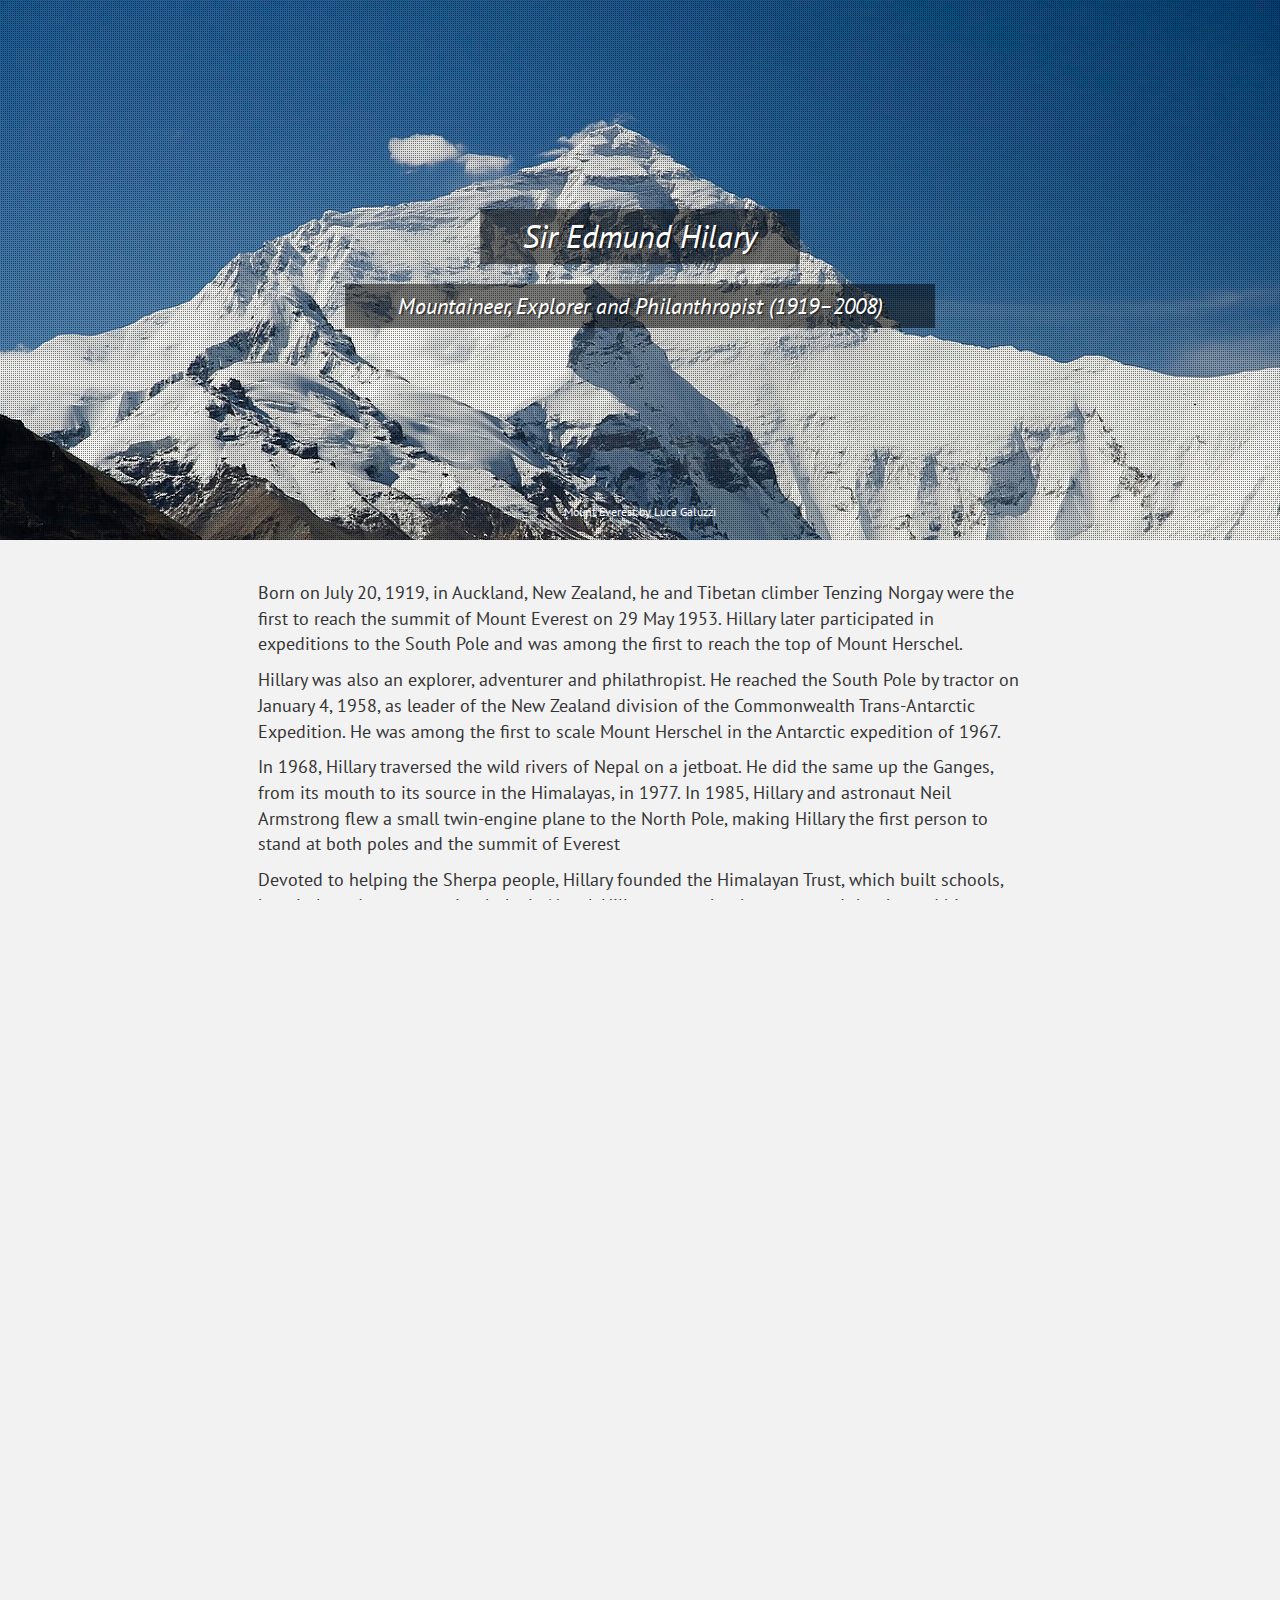
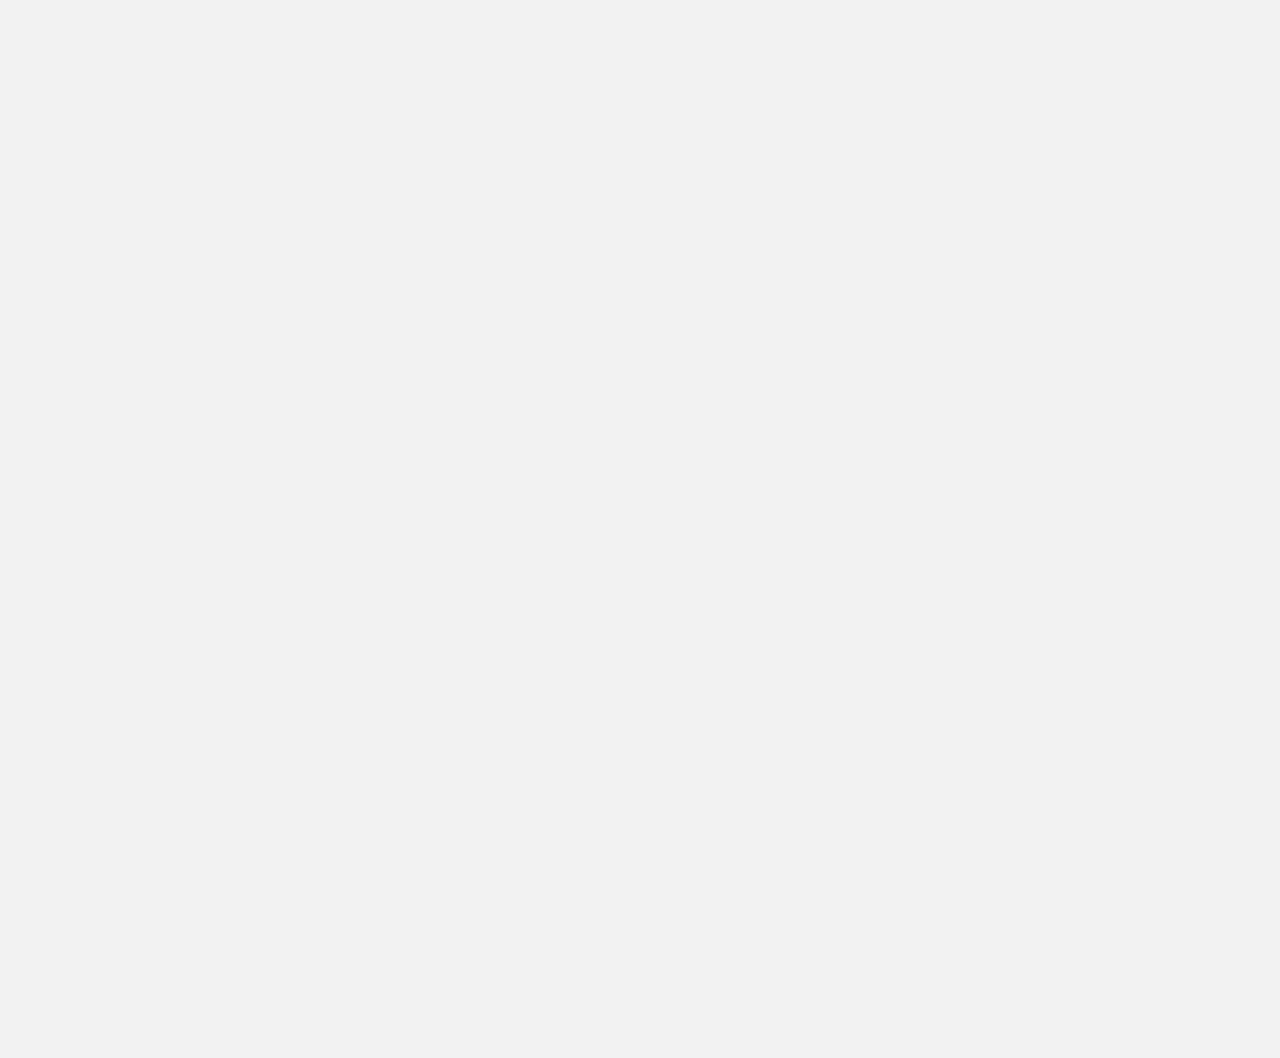
<file: 01-tribute-page/index.html>
<!DOCTYPE html> <!-- remove for code pen-->
<html lang="en">
<!--suppress JSUnresolvedLibraryURL -->
<head>
    <meta charset="utf-8">
    <meta http-equiv="X-UA-Compatible" content="IE=edge">
    <meta name="viewport" content="width=device-width, initial-scale=1">
    <!-- The above 3 meta tags *must* come first in the head; any other head content must come *after* these tags -->
    <title>Free Code Camp Tribute Page</title>

    <!--google font -->
    <link href="https://fonts.googleapis.com/css?family=PT+Sans" rel="stylesheet">

    <!-- Bootstrap -->
    <link href="css/bootstrap.css" rel="stylesheet">
    <link href="css/bootstrap-theme.css" rel="stylesheet">
    <link href="css/application.css" rel="stylesheet">

    <!-- HTML5 shim and Respond.js for IE8 support of HTML5 elements and media queries -->
    <!-- WARNING: Respond.js doesn't work if you view the page via file:// -->
    <!--[if lt IE 9]>
    <script src="https://oss.maxcdn.com/html5shiv/3.7.3/html5shiv.min.js"></script>
    <script src="https://oss.maxcdn.com/respond/1.4.2/respond.min.js"></script>
    <![endif]-->
</head>
<body>
    <!--
        References
        [1] image of Nepal by https://unsplash.com/@rohittandon
        [2] http://www.biography.com/people/edmund-hillary-9339111
        [3] https://en.wikipedia.org/wiki/Edmund_Hillary
        [4] http://sireddyhill.blogspot.co.uk/2011/05/timeline.html
        [5] http://tvnz.co.nz/content/1540114/2591764.xhtml

        image links
        [1] https://upload.wikimedia.org/wikipedia/commons/f/f0/Everest_North_Face_toward_Base_Camp_Tibet_Luca_Galuzzi_2006_edit_1.jpg
        [2] https://upload.wikimedia.org/wikipedia/commons/7/76/Edmund_Hillary%2C_c._1953%2C_autograph_removed.jpg
    -->
    <div class="container-fluid">

        <!-- Fixed parallax background -->
        <div class="parallax-bg mountain">
            <div class="overlay">
                <div class="tagline">
                    <div class="wrap">
                        <h1>Sir Edmund Hilary</h1>
                        <h2>Mountaineer, Explorer and Philanthropist (1919–2008)</h2>
                    </div>
                </div>
                <a class="photo-credit" href="https://en.wikipedia.org/wiki/Tenzing_Norgay#/media/File:Everest_North_Face_toward_Base_Camp_Tibet_Luca_Galuzzi_2006_edit_1.jpg">Mount Everest by Luca Galuzzi</a>
            </div>
        </div>



        <div class="row wrapper">
            <div class="col-xs-12 col-sm-8 col-md-8 content">
                <div class="wrap">
                    <p>Born on July 20, 1919, in Auckland, New Zealand, he and Tibetan climber Tenzing Norgay
                        were the first to reach the summit of Mount Everest on 29 May 1953. Hillary later participated
                        in expeditions to the South Pole and was among the first to reach the top of Mount Herschel.</p>
                    <p>Hillary was also an explorer, adventurer and philathropist.  He reached the South Pole by tractor
                        on January 4, 1958, as leader of the New Zealand division of the Commonwealth Trans-Antarctic
                        Expedition. He was among the first to scale Mount Herschel in the Antarctic expedition of 1967.</p>
                    <p>In 1968, Hillary traversed the wild rivers of Nepal on a jetboat. He did the same up the Ganges,
                        from its mouth to its source in the Himalayas, in 1977. In 1985, Hillary and astronaut
                        Neil Armstrong flew a small twin-engine plane to the North Pole, making Hillary the first person
                        to stand at both poles and the summit of Everest</p>
                    <p>Devoted to helping the Sherpa people, Hillary founded the Himalayan Trust, which built schools,
                        hospitals and transportation hubs in Nepal. Hillary wrote that he was proud that he and his
                        team just didn't go in and tell the Nepalese what they needed: "We always responded to the
                        wishes of the local people." He served as New Zealand's high commissioner to Nepal, as well as
                        India and Bangladesh, from 1985 to 1988, and was made an honorary citizen of Nepal in 2003, on
                        the 50th anniversary of reaching the summit.</p>
                    <p>Sir Edmund Hillary died on January 11, 2008. His death being recognised with a state funeral.</p>
                </div>
            </div>
        </div>


        <div class="parallax-bg portrait">
            <div class="overlay">
                <!--<a class="photo-credit" href="https://en.wikipedia.org/wiki/Edmund_Hillary#/media/File:Edmund_Hillary,_c._1953,_autograph_removed.jpg">Edmund Hillary</a>-->
            </div>
        </div>

        <div class="row wrapper">
            <div class="col-xs-12 col-sm-10 col-md-8 content">
                <div class="wrap">
                    <h2 class="list-title">Time line</h2>
                    <ol>
                        <li><span>1919</span>Born on July 20, he was the second of three children and grew up in Tuakau, New Zealand</li>
                        <li><span>1935</span>At the age of 16, his mountaineering interest was triggered by a visit to Mt Ruhapehu on a school trip</li>
                        <li><span>1939</span>Climbs his first mountain, Mount Olivier in the Southern Alps</li>
                        <li><span>1943</span>Joins the New Zealand Air Force, serving as a navigator aboard flying boats. He spent his spare time climbing.</li>
                        <li><span>1947</span>Climbs Mt Cook for the first time</li>
                        <li><span>1949</span>Tavels to Europe and climbs the Austrian and Swiss Alps</li>
                        <li><span>1953</span>Joins a British expedition to climb Everest. On May 29, he and Tenzing Norgay conquer Everest. He is knighted for his achievement, Tenzing receives the George Medal</li>
                        <li><span>1958</span>Leads the NZ section of Trans-Antarctic Expedition, which on January 4 reaches the South Pole</li>
                        <li><span>1961</span>Establishes the Himalayan Trust dedicated to assisting the Sherpa people of Nepal by building schools and hospitals</li>
                        <li><span>1967</span>Climbs Mt Herschel, Antarctica</li>
                        <li><span>1977</span>Along with his son Peter, he leads a jet boat expedition from the mouth of the sacred Ganges to its source in the Himalaya's</li>
                        <li><span>1985</span>Made NZ high commissioner to India, Nepal and Bangladesh. Takes Neil Armstrong to the South Pole</li>
                        <li><span>1992</span>A new New Zealand five dollar note is issued with Sir Edmund Hillary</li>
                        <li><span>2003</span>While in Nepal for the 50th anniversary of the climb, the Nepalese government award's him full honorary citizenship</li>
                        <li><span>2007</span>Flies to Antarctica to mark the anniversary of the establishment of Scott Base</li>
                        <li><span>2008</span>Dies on January 11 in Auckland, New Zealand at the age of 88</li>
                    </ol>
                </div>
            </div>
        </div>


        <div class="row wrapper">
            <div class="col-xs-12 col-sm-10 col-md-8 content">
                <div class="wrap">
                    <p class="more-info">Find out more on <a href="https://en.wikipedia.org/wiki/Edmund_Hillary">Wikipedia</a></p>

                </div>
            </div>
        </div>

    </div>

<!-- jQuery (necessary for Bootstrap's JavaScript plugins) -->
<script src="https://ajax.googleapis.com/ajax/libs/jquery/1.12.4/jquery.min.js"></script>
<!-- Include all compiled plugins (below), or include individual files as needed -->
<script src="js/bootstrap.min.js"></script>
<script src="js/application.js"></script>
</body>
</html>
</file>
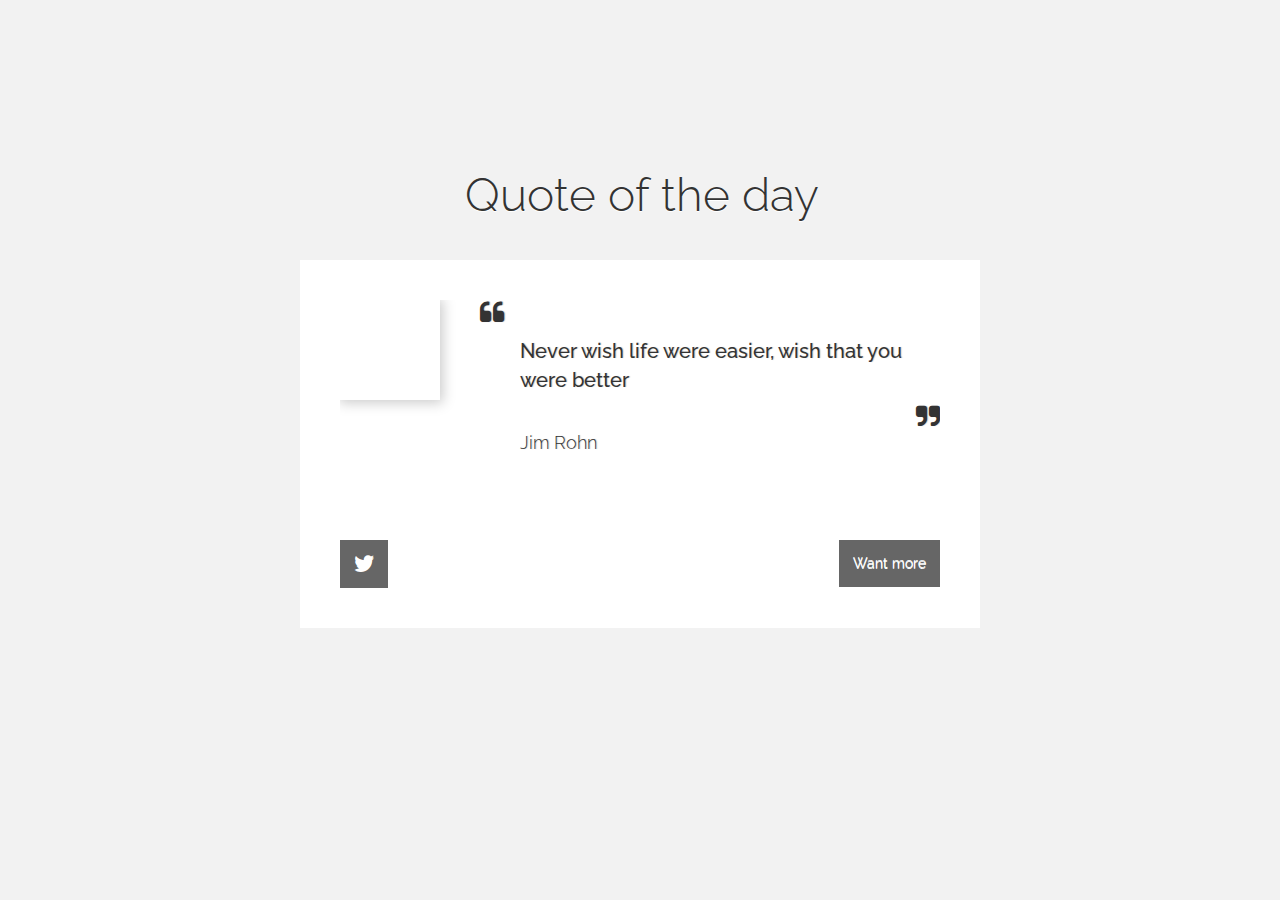
<file: 02-random-quote-generator/index.html>
<!DOCTYPE html> <!-- remove for code pen-->
<html lang="en">
<!--suppress JSUnresolvedLibraryURL -->
<head>
    <meta charset="utf-8">
    <meta http-equiv="X-UA-Compatible" content="IE=edge">
    <meta name="viewport" content="width=device-width, initial-scale=1">
    <!-- The above 3 meta tags *must* come first in the head; any other head content must come *after* these tags -->
    <title>Free Code Camp Random Quote Generator</title>

    <!-- font awesome -->
    <link href="//netdna.bootstrapcdn.com/font-awesome/4.1.0/css/font-awesome.min.css" rel="stylesheet">
    <!--google font -->
    <link href="https://fonts.googleapis.com/css?family=Raleway:300,400,500,700" rel="stylesheet">

    <!-- Bootstrap -->
    <link href="css/bootstrap.css" rel="stylesheet">
    <link href="css/bootstrap-theme.css" rel="stylesheet">
    <link href="css/application.css" rel="stylesheet">

    <!-- HTML5 shim and Respond.js for IE8 support of HTML5 elements and media queries -->
    <!-- WARNING: Respond.js doesn't work if you view the page via file:// -->
    <!--[if lt IE 9]>
    <script src="https://oss.maxcdn.com/html5shiv/3.7.3/html5shiv.min.js"></script>
    <script src="https://oss.maxcdn.com/respond/1.4.2/respond.min.js"></script>
    <![endif]-->
</head>
<body>
    <!--
        References
        [1] http://wisdomofchopra.com/
        [2] http://www.madebyelephant.com
        [3] https://dev.twitter.com/web/tweet-button (add a twitter button)
        [4] https://dev.twitter.com/web/tweet-button/web-intent
        [5] https://dev.twitter.com/web/tweet-button/parameters#button
        [6] http://kaidez.com/click-to-tweet-link/

    -->
    <h1 class="page-title">Quote of the day</h1>

    <div class="wrapper">

        <div class="quote-block">
            <div class="avatar"></div>
            <div class="quote">
                <i class="fa fa-quote-left" aria-hidden="true"></i><p></p><i class="fa fa-quote-right" aria-hidden="true"></i>
                <cite></cite>
            </div>
        </div>
        <div class="button-wrap">
            <div class="twitter-button" role="button">
                <a class="twitter-share" href="#">
                    <i class="fa fa-twitter"></i>
                </a>
            </div>
            <div class="quote-button" role="button"><p>Want more</p></div>
        </div>

    </div>

<!-- jQuery (necessary for Bootstrap's JavaScript plugins) -->
<script src="https://ajax.googleapis.com/ajax/libs/jquery/1.12.4/jquery.min.js"></script>
<!-- Include all compiled plugins (below), or include individual files as needed -->
<script src="js/bootstrap.min.js"></script>
<script src="js/application.js"></script>
</body>
</html>
</file>
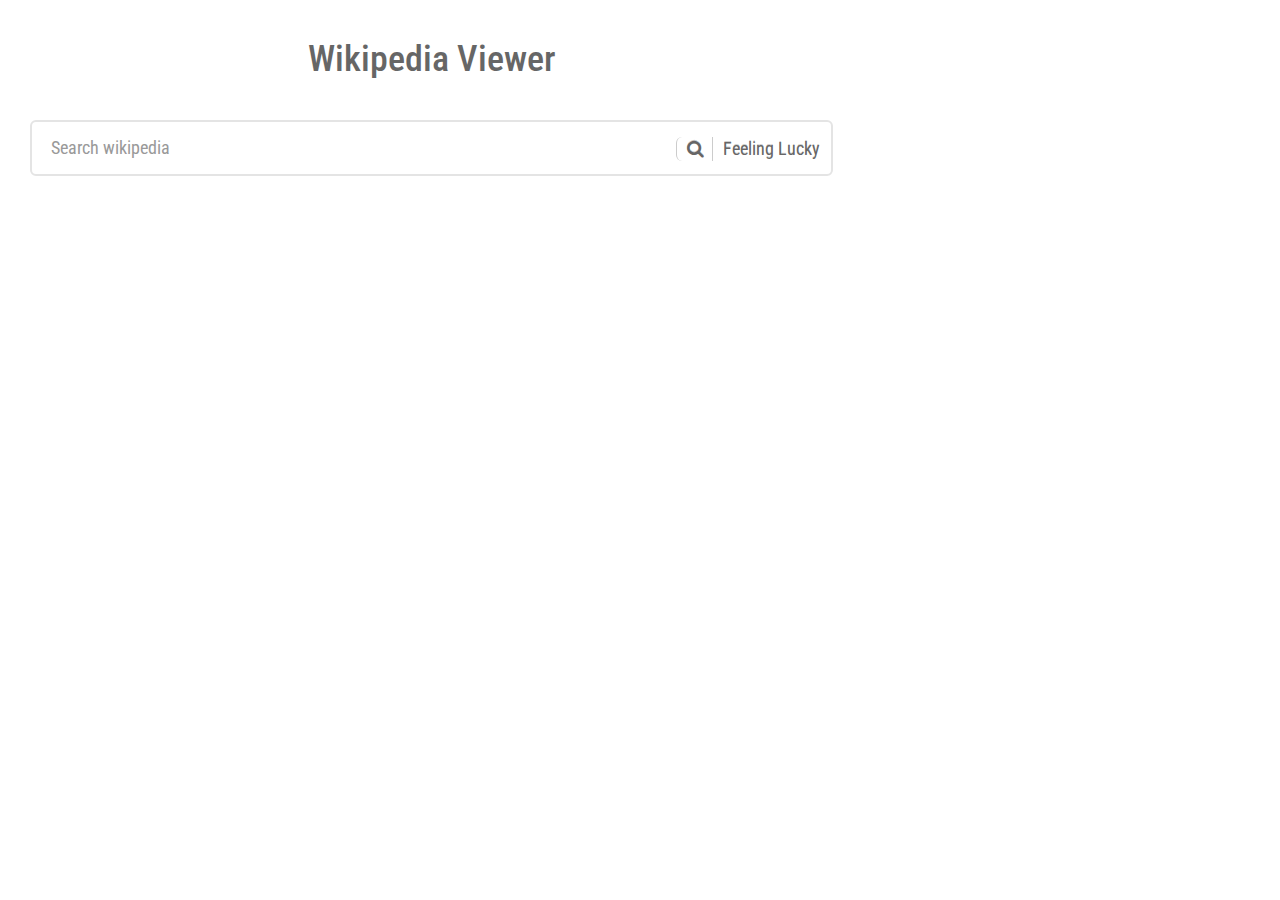
<file: 04-wikipedia-viewer/index.html>
<!DOCTYPE html> <!-- remove for code pen-->
<html lang="en">
<!--suppress JSUnresolvedLibraryURL -->
<head>
    <meta charset="utf-8">
    <meta http-equiv="X-UA-Compatible" content="IE=edge">
    <meta name="viewport" content="width=device-width, initial-scale=1">
    <!-- The above 3 meta tags *must* come first in the head; any other head content must come *after* these tags -->
    <title>Free Code Camp Wikipedia Viewer App</title>

    <!-- font awesome -->
    <link href="//netdna.bootstrapcdn.com/font-awesome/4.1.0/css/font-awesome.min.css" rel="stylesheet">
    <!--google font -->
    <link href="https://fonts.googleapis.com/css?family=Roboto+Condensed:300,400,700" rel="stylesheet">

    <!-- Material Design Lite -->
    <!--<link rel="stylesheet" href="https://code.getmdl.io/1.2.1/material.indigo-pink.min.css">-->
    <!-- Material Design icon font -->
    <!--<link rel="stylesheet" href="https://fonts.googleapis.com/icon?family=Material+Icons">-->

    <!-- Styles -->
    <!--<link href="css/reset.css" rel="stylesheet">-->
    <link href="css/bootstrap.css" rel="stylesheet">
    <link href="css/bootstrap-theme.css" rel="stylesheet">
    <link href="css/application.css" rel="stylesheet">

    <!-- HTML5 shim and Respond.js for IE8 support of HTML5 elements and media queries -->
    <!-- WARNING: Respond.js doesn't work if you view the page via file:// -->
    <!--[if lt IE 9]>
    <script src="https://oss.maxcdn.com/html5shiv/3.7.3/html5shiv.min.js"></script>
    <script src="https://oss.maxcdn.com/respond/1.4.2/respond.min.js"></script>
    <![endif]-->
</head>
<body>
    <!--
        References
        [1] http://bootsnipp.com/snippets/featured/custom-search-input (search field)
        [2] https://medium.freecodecamp.com/building-a-wikipedia-search-engine-project-4d84de3841d2#.yrlgc6nyc
        [3] http://www.c-sharpcorner.com/UploadFile/aa4a3a/search-data-through-api-from-wikipedia-using-jquery/
        [4] https://jsfiddle.net/jakecigar/ja3qg73t/
        [5] http://stackoverflow.com/questions/37238180/how-to-use-wikipedia-api-to-search-for-values-input-by-a-user
        [6] http://stackoverflow.com/questions/36985111/using-wikipedias-api-to-fetch-results-from-search-query
        [7] http://www.9bitstudios.com/2014/03/getting-data-from-the-wikipedia-api-using-jquery/
        [8] http://codepen.io/ayoisaiah/pen/Kzvrbp

        Wikipedia References:
        [1] https://en.wikipedia.org/w/api.php
        [2] https://www.mediawiki.org/wiki/API:Search
        [3] https://www.mediawiki.org/wiki/API:Opensearch
        [4] https://en.wikipedia.org/wiki/Special:ApiSandbox#action=query&format=json&list=search&utf8=1&srsearch=Albert+Einstein (api sandbox example)

    -->
    <!--  fluid fixed width container-->
    <div class="container-fluid">

        <div class="content col-xs-12 col-md-8">
            <h1 class="page-title">Wikipedia Viewer</h1>

            <div class="row">
                <div class="col-xs-12">
                    <div id="search-field">
                        <div class="input-group col-md-12">
                            <input type="text" class="form-control input-lg" placeholder="Search wikipedia" />
                            <span class="input-group-btn">
                                <button class="btn btn-info btn-lg btn-search" type="button">
                                    <i class="fa fa-search" aria-hidden="true"></i>
                                </button>
                            </span>
                            <span class="input-group-btn">
                                <button class="btn btn-info btn-lg btn-lucky" type="button">
                                    <a href="https://en.wikipedia.org/wiki/Special:Random" target="_blank">Feeling Lucky</a>
                                </button>
                            </span>
                        </div>
                    </div>
                </div>
            </div>

            <ol id="search-results">

                <!--<li class="result">-->
                    <!--<h3 class="result-title">Bacon Ipsum</h3>-->
                    <!--<p class="result-text">Filet mignon tenderloin drumstick fatback pork swine, biltong kevin shoulder.-->
                        <!--Andouille cow turkey picanha jerky. Shank rump ground round cupim fatback,-->
                        <!--pancetta cow doner pork chicken. Tenderloin tongue cow, filet mignon bresaola-->
                        <!--pork ground round boudin porchetta kevin shoulder flank ham pig swine.</p>-->
                <!--</li>-->

                <!--<li class="load-more">-->
                    <!--<p>Load more ...</p>-->
                <!--</li>-->
            </ol>



        </div>

    </div>



    <div class="credit"></div>

    <!-- Google's Material Design components for web -->
    <!--<script src="https://code.getmdl.io/1.2.1/material.min.js"></script>-->

    <!-- jQuery (necessary for Bootstrap's JavaScript plugins) -->
    <script src="https://ajax.googleapis.com/ajax/libs/jquery/1.12.4/jquery.min.js"></script>
    <!-- Include all compiled plugins (below), or include individual files as needed -->
    <script src="js/bootstrap.min.js"></script>
    <script src="js/application.js"></script>

</body>
</html>
</file>
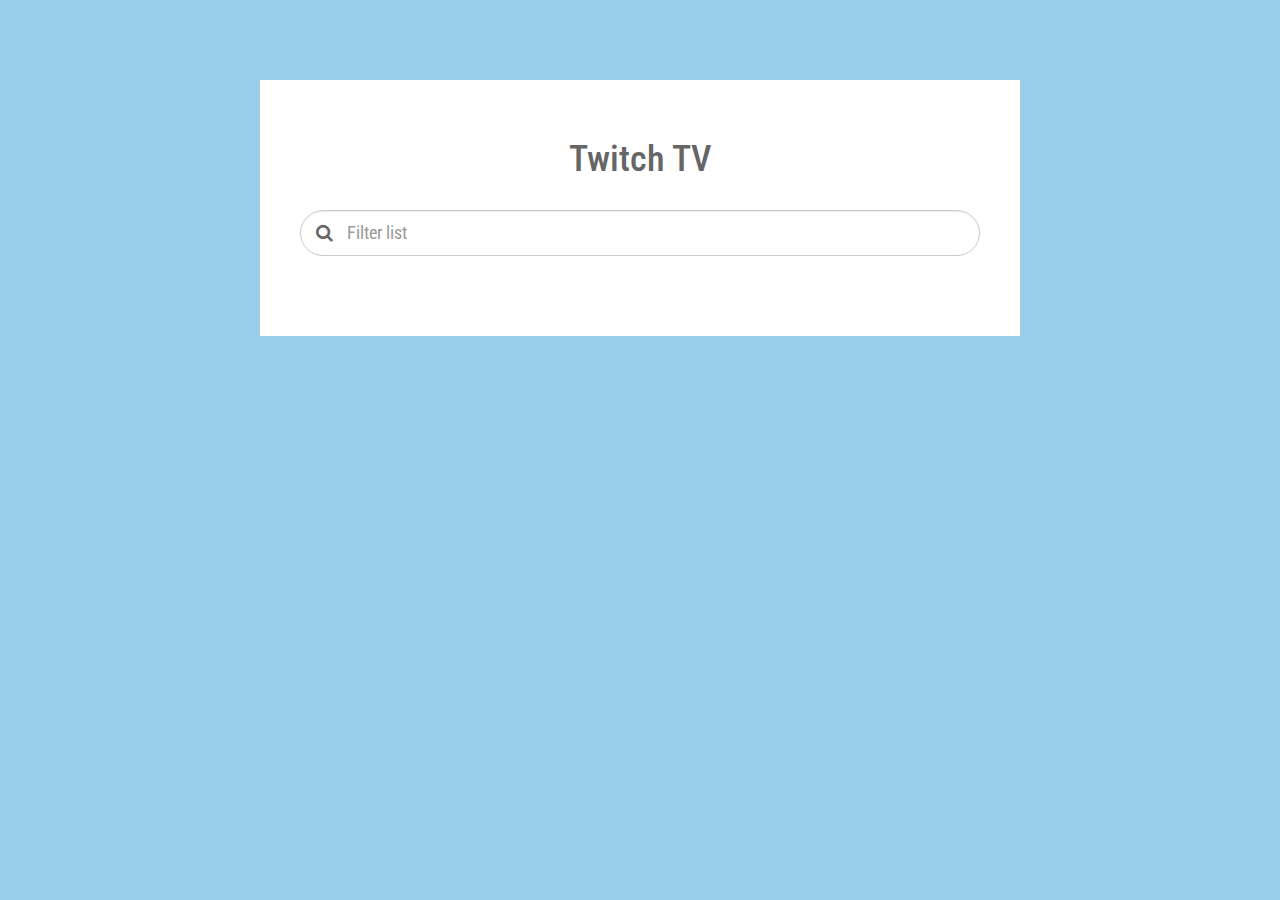
<file: 05-twitch-tv/index.html>
<!DOCTYPE html> <!-- remove for code pen-->
<html lang="en">
<!--suppress JSUnresolvedLibraryURL -->
<head>
    <meta charset="utf-8">
    <meta http-equiv="X-UA-Compatible" content="IE=edge">
    <meta name="viewport" content="width=device-width, initial-scale=1">
    <!-- The above 3 meta tags *must* come first in the head; any other head content must come *after* these tags -->
    <title>Free Code Camp Twitch TV App</title>

    <!-- font awesome -->
    <link href="//netdna.bootstrapcdn.com/font-awesome/4.1.0/css/font-awesome.min.css" rel="stylesheet">
    <!--google font -->
    <link href="https://fonts.googleapis.com/css?family=Roboto+Condensed:300,400,700" rel="stylesheet">

    <!-- Material Design Lite -->
    <!--<link rel="stylesheet" href="https://code.getmdl.io/1.2.1/material.indigo-pink.min.css">-->
    <!-- Material Design icon font -->
    <!--<link rel="stylesheet" href="https://fonts.googleapis.com/icon?family=Material+Icons">-->

    <!-- Styles -->
    <!--<link href="css/reset.css" rel="stylesheet">-->
    <link href="css/bootstrap.css" rel="stylesheet">
    <link href="css/bootstrap-theme.css" rel="stylesheet">
    <link href="css/application.css" rel="stylesheet">

    <!-- HTML5 shim and Respond.js for IE8 support of HTML5 elements and media queries -->
    <!-- WARNING: Respond.js doesn't work if you view the page via file:// -->
    <!--[if lt IE 9]>
    <script src="https://oss.maxcdn.com/html5shiv/3.7.3/html5shiv.min.js"></script>
    <script src="https://oss.maxcdn.com/respond/1.4.2/respond.min.js"></script>
    <![endif]-->

    <!--
        References
        [1] http://forum.freecodecamp.com/t/use-the-twitchtv-json-api/19541
        [2] https://github.com/justintv/Twitch-API/blob/master/v3_resources/streams.md#get-streamschannel
        [3] https://discuss.dev.twitch.tv/t/beginner-basic-twitch-website-integration/2681/6
        [4] https://discuss.dev.twitch.tv/t/check-whether-channel-is-online-or-not-via-js-solution-found/2019/5
        [5] http://justintv.github.io/twitch-js-sdk/docs/twitch.html
        [6] http://codereview.stackexchange.com/questions/134352/calling-twitch-api-and-displaying-online-offline-users-of-a-channel
        [7] https://github.com/justintv/Twitch-API#json-p
        [8] https://wind-bow.hyperdev.space/ (api replacement for project)
        [9] https://css-tricks.com/centering-css-complete-guide/ (Center elements using CSS)
        [10] http://codepen.io/zoite/full/GJKRxZ
        [11] http://www.w3schools.com/howto/howto_js_filter_lists.asp (filter list items)

    -->

</head>
<body>

    <div class="container-fluid">

        <div class="content">

            <h1 class="page-title">Twitch TV</h1>

            <div id="search-field">
                <div class="input-group">
                    <i class="fa fa-search" aria-hidden="true"></i>
                    <input id="input-field" type="text" class="form-control input-lg" placeholder="Filter list" />
                </div>
            </div>

            <ul id="streams">

                <!--<li class="stream clearfix center-parent">-->
                    <!--<a href="#" class="clearfix">-->
                        <!--<div class="outer-wrap pull-right clearfix center-child">-->
                            <!--<div class="wrap pull-left">-->
                                <!--<h3 class="user-name">Bacon Ipsum</h3>-->
                                <!--<p class="description">Filet mignon tenderloin drumstick fatback pork swine, biltong kevin shoulder.</p>-->
                            <!--</div>-->
                            <!--<div class="status pull-right center-child"><span class="online">LIVE</span><span class="offline hidden">Offline</span></div>-->
                        <!--</div>-->
                        <!--<img class="avatar img-circle img-thumbnail img-responsive pull-left" src="imgs/avatar1.jpg">-->
                    <!--</a>-->
                <!--</li>-->


            </ul>


        </div>

    </div>


    <div class="credit"></div>

    <!-- Google's Material Design components for web -->
    <!--<script src="https://code.getmdl.io/1.2.1/material.min.js"></script>-->

    <!-- jQuery (necessary for Bootstrap's JavaScript plugins) -->
    <script src="https://ajax.googleapis.com/ajax/libs/jquery/1.12.4/jquery.min.js"></script>
    <!-- Include all compiled plugins (below), or include individual files as needed -->
    <script src="js/bootstrap.min.js"></script>
    <script src="js/app.js"></script>

    <script>

        // add onkeyup="filterListItems()" property to #input-field

//        function filterListItems() {
//            var input = document.getElementById("input-field");
//            var list = document.getElementById("streams");
//            var listItems = list.getElementsByTagName("li");
//
//            // fetch the entered text
//            var text = input.value.toLowerCase();
//
//            // iterate through listItems' h3 elements, hiding those that do not match
//            for (var i = 0; i < listItems.length; i++) {
//                var header = listItems[i].getElementsByTagName("h3")[0];
//                var value =  header.innerHTML.toLowerCase().indexOf(text);
//                if (value >= -1) {
//                    // found match
//                    listItems[i].style.display = "";
//                } else {
//                    // no match, hide item
//                    listItems[i].style.display = "none";
//                }
//            }
//        }

    </script>

</body>
</html>
</file>
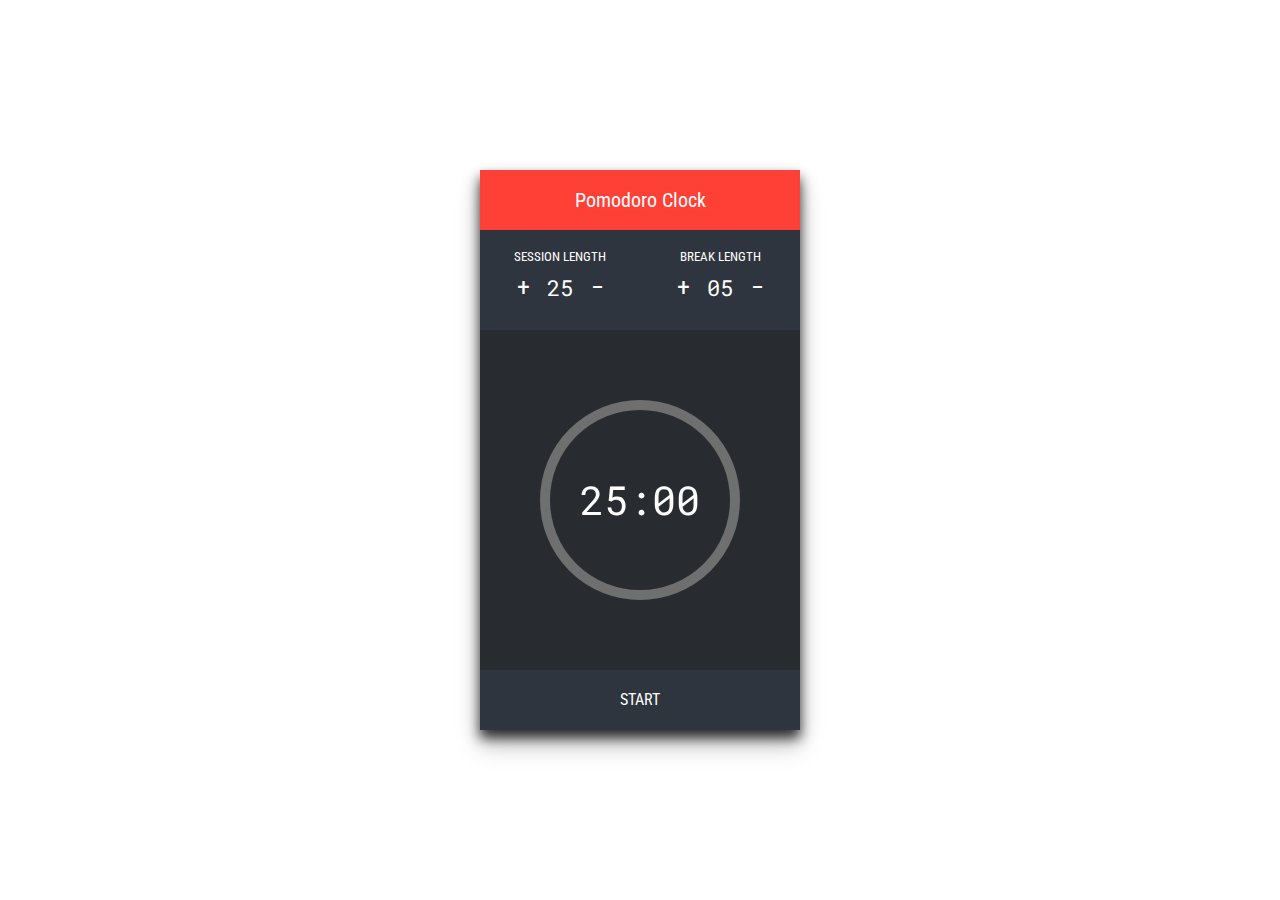
<file: 07-pomodoro-clock-app/index.html>
<!DOCTYPE html>
<html lang="en">
<head>
    <meta charset="utf-8">
    <meta http-equiv="X-UA-Compatible" content="IE=edge">
    <meta name="viewport" content="width=device-width, initial-scale=1">
    <title>Pomodoro Clock App</title>

    <!-- font awesome -->
    <link href="//netdna.bootstrapcdn.com/font-awesome/4.7.0/css/font-awesome.min.css" rel="stylesheet">
    <!--google font -->
    <link href="https://fonts.googleapis.com/css?family=Roboto+Condensed|Roboto+Mono" rel="stylesheet">

    <link href="css/reset.css" rel="stylesheet">
    <link href="css/app.css" rel="stylesheet">

    <!--
        References:
        [1] http://codepen.io/zoite/pen/RPbGxZ
        [2] http://codepen.io/teckliew/pen/LGeWmp
        [3] http://codepen.io/Khatybov/pen/KdBbdo *
        [4] http://codepen.io/eddyerburgh/pen/yOjdqo
        [5] http://codepen.io/owenfromcanada/pen/mPdJKo (drag circle stroke)
        [6] https://www.developphp.com/video/JavaScript/Circular-Progress-Loader-Canvas-JavaScript-Programming-Tutorial (circular progress bar)
        [7] https://jsfiddle.net/Aapn8/3410/ (circular progress bar)
        [8] https://jsfiddle.net/oskar/Aapn8/ (circular progress bar)
        [9] http://progressbarjs.readthedocs.io/en/latest/ (progress bar lib - line/circular/triangular/custom)
        [10] https://developer.mozilla.org/en-US/docs/Web/API/Canvas_API/Tutorial/Drawing_shapes
        [11] http://stackoverflow.com/questions/20618355/the-simplest-possible-javascript-countdown-timer
        [12] https://appendto.com/2016/10/comparing-javascript-jquery-build-a-pomodoro-timer/
        [13] http://codepen.io/rajdgreat007/pen/ZpZWbw
        [14] http://stackoverflow.com/questions/1933969/sound-effects-in-javascript-html5
    -->

    <!--
        Online sounds:
        https://s3.amazonaws.com/freecodecamp/simonSound1.mp3,
        https://s3.amazonaws.com/freecodecamp/simonSound2.mp3,
        https://s3.amazonaws.com/freecodecamp/simonSound3.mp3,
        https://s3.amazonaws.com/freecodecamp/simonSound4.mp3.
    -->



    <!--
        Sound effects published under a creative commons 3.0 license
        Foghorn by Daniel Simon, & Ship bell by Mike Koenig
    -->

</head>
<body>

    <div id="app">
        <div class="wrap">
            <div id="header" class="clearfix">
                <h1>Pomodoro Clock</h1>
            </div>

            <div id="panel" class="clearfix">
                <div class="controller pull-left">
                    <div class="wrap">
                        <div class="title">SESSION LENGTH</div>
                        <div class="spinner-wrap">
                            <button data-val="plus-session" class="spinner">&plus;</button>
                            <span id="session-display" class="value">25</span>
                            <button data-val="minus-session" class="spinner">&minus;</button>
                        </div>
                    </div>
                </div>
                <div class="controller pull-left">
                    <div class="wrap">
                        <div class="title">BREAK LENGTH</div>
                        <div class="spinner-wrap">
                            <button data-val="plus-break" class="spinner">&plus;</button>
                            <span id="break-display" class="value">05</span>
                            <button data-val="minus-break" class="spinner">&minus;</button>
                        </div>
                    </div>
                </div>
            </div>

            <div id="timer">
                <canvas id="default-bar" width="200" height="200"></canvas>
                <canvas id="progress-bar" width="200" height="200"></canvas>
                <div id="countdown-timer">25&#58;00</div>
                <p id="break">Enjoy your break!</p>
            </div>

            <div id="start">START</div>
        </div>
    </div>

    <script src="js/app.js"></script>
</body>
</html>
</file>
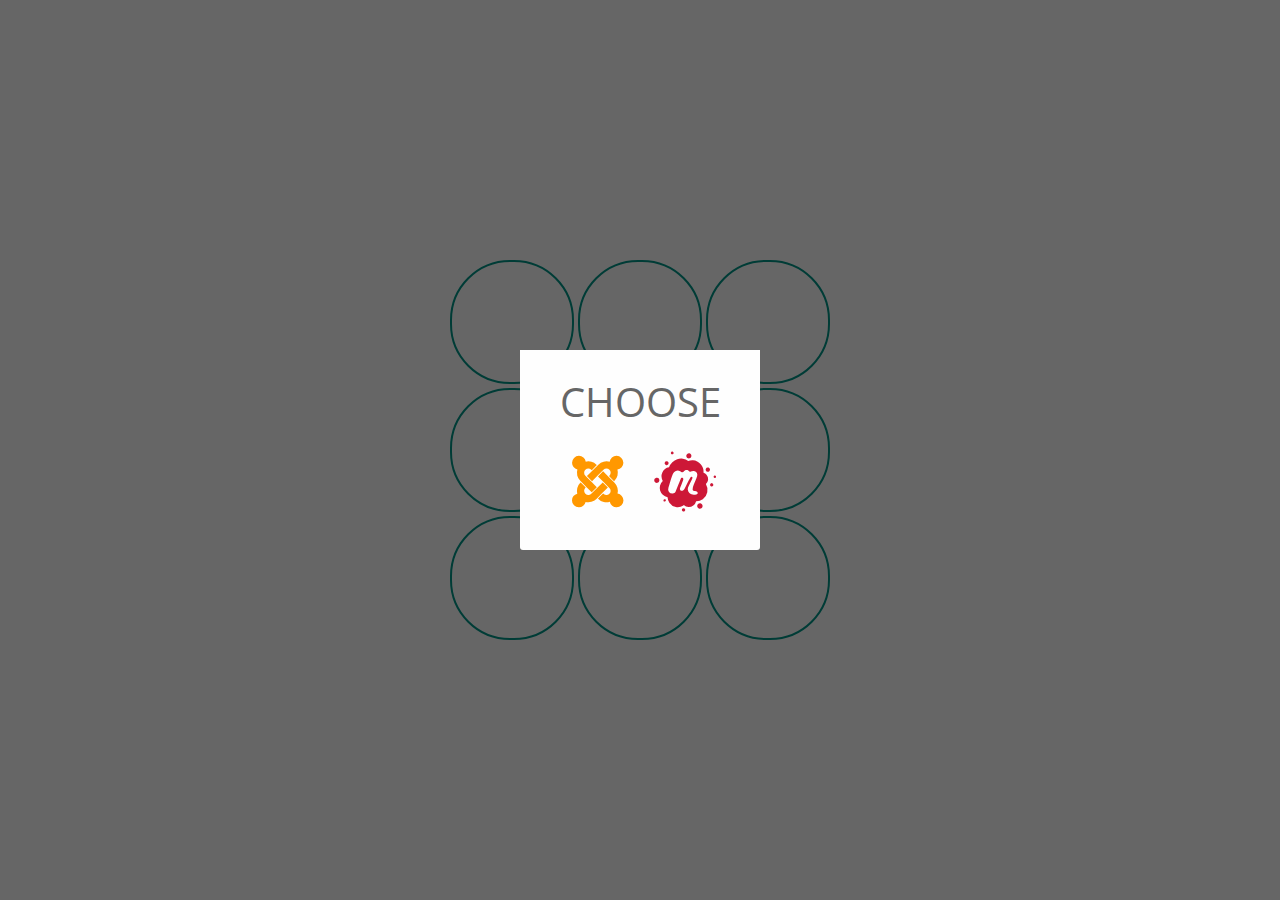
<file: 08-tic-tac-toe-app/index.html>
<!DOCTYPE html>
<html lang="en">
<head>
    <meta charset="utf-8">
    <meta http-equiv="X-UA-Compatible" content="IE=edge">
    <meta name="viewport" content="width=device-width, initial-scale=1">
    <title>Tic Tac Toe</title>

    <!-- font awesome -->
    <link href="//netdna.bootstrapcdn.com/font-awesome/4.7.0/css/font-awesome.min.css" rel="stylesheet">
    <!--google font -->
    <link href="https://fonts.googleapis.com/css?family=Open+Sans:400,600" rel="stylesheet">

    <link href="css/reset.css" rel="stylesheet">
    <link href="css/app.css" rel="stylesheet">

    <!--
        References
        [1] http://www.javascriptkit.com/script/script2/tactoe.shtml
        [2] http://codereview.stackexchange.com/questions/60871/tic-tac-toe-in-plain-javascript
        [3] https://www.youtube.com/playlist?list=PLJnkyVAO-LM6IgtfN83wQ-dj5Oj1mNETN (6 video series ~45min)
        [4] https://medium.com/front-end-hacking/tic-tac-toe-javascript-game-b0cd6e98edd9#.7mrlzlvfr
        [4] http://jsfiddle.net/nishacodes/2Jvtu/
        [5] https://wiki.selfhtml.org/wiki/JavaScript/Tutorials/TicTacToe (code + explanation)
        [6] http://www.ntu.edu.sg/home/ehchua/programming/java/JavaGame_TicTacToe.html (Java version - code and explanation)
        [7] https://codepen.io/ziga-miklic/pen/Fagmh (CSS, no logic)
        [8] https://codepen.io/erkand-imeri/pen/xVYPmK
        [9] https://codepen.io/MutantSpore/pen/jWWYLo (jQuery)
        [10] https://codepen.io/Ali-Elsbaee/pen/MKNweo (jQuery - advanced AI)
        [11] https://codepen.io/thepeted/pen/qOJVyK (jQuery)
        [12] http://www.codexworld.com/simple-modal-popup-javascript-css/
        [13] http://www.webdesignerdepot.com/2012/10/creating-a-modal-window-with-html5-and-css3/
        [14] http://tympanus.net/Development/ModalWindowEffects/
        [15] https://www.youtube.com/playlist?list=PLDu4C7CHISoKbi-do2VKUfS6cv36C57y4 (HTML5 games with jQuery)
                https://github.com/maxwihlborg/youtube-tutorials (game repos)
        [16] https://www.youtube.com/playlist?list=PLHdCowjFIBmJkF-cRZmRiVFOKjPyOhxvD (HTML/CSS/jQuery 2-parts)
        [17] https://mostafa-samir.github.io/Tic-Tac-Toe-AI/ (building the AI)
                https://github.com/Mostafa-Samir/Tic-Tac-Toe-AI
        [18] https://codepen.io/PiotrBerebecki/pen/ZOARdN?editors=0010
        [19] https://blog.vivekpanyam.com/how-to-build-an-ai-that-wins-the-basics-of-minimax-search/
                https://jsfiddle.net/xb9mr7bn/9/?utm_source=website&utm_medium=embed&utm_campaign=xb9mr7bn
        [20] http://www.ntu.edu.sg/home/ehchua/programming/java/JavaGame_TicTacToe.html
        [21] http://www.javascriptkit.com/script/script2/tactoe.shtml (AI script - choices hardcoded)
        [22] https://github.com/DaJoker29/tic-tac-toe
        [23] https://github.com/aglemann/tic-tac-toe
        [24] http://jsfiddle.net/nishacodes/2Jvtu/ (hardcoded ai)
        [25] http://chet-weger.herokuapp.com/play_ttt/
        [26] http://richard.to/programming/ai-for-owari-part-2.html
        [27] http://neverstopbuilding.com/minimax
                https://github.com/jasonrobertfox/tictactoe
        [28] http://jsfiddle.net/nishacodes/2Jvtu/ (vanila JS - choices hardcoded)
        [29] https://www.khanacademy.org/computer-programming/tic-tack-toe-with-ai/1106996825 (hardcoded AI)
        [30] https://github.com/Rafase282/My-FreeCodeCamp-Code/wiki/Zipline-Build-a-Tic-Tac-Toe-Game
    -->

</head>
<body>

    <div id="app">

        <div id="top-modal" class="modal top">
            <div class="modal-content">
                <p class="message">CHOOSE</p>
                <div class="action">
                    <i data-val="x" class="fa fa-joomla mark" aria-hidden="true"></i>
                    <i data-val="o" class="fa fa-meetup mark" aria-hidden="true"></i>
                </div>
            </div>
        </div>

        <div id="bottom-modal" class="modal bottom">
            <div class="modal-content">
                <p class="message"><span id="message-one"></span><span id="message-two"></span></p>
                <p id="play" class="action">PLAY AGAIN?</p>
            </div>
        </div>


        <div id="board">
            <table id="grid">
                <tr class="row clearfix">
                    <td class="zero circle"><i class="fa" aria-hidden="true"></i></td>
                    <td class="one circle"><i class="fa" aria-hidden="true"></i></td>
                    <td class="two circle"><i class="fa" aria-hidden="true"></i></td>
                </tr>
                <tr class="row clearfix">
                    <td class="three circle"><i class="fa" aria-hidden="true"></i></td>
                    <td class="four circle"><i class="fa" aria-hidden="true"></i></td>
                    <td class="five circle"><i class="fa" aria-hidden="true"></i></td>
                </tr>
                <tr class="row clearfix">
                    <td class="six circle"><i class="fa" aria-hidden="true"></i></td>
                    <td class="seven circle"><i class="fa" aria-hidden="true"></i></td>
                    <td class="eight circle"><i class="fa" aria-hidden="true"></i></td>
                </tr>
            </table>
        </div>

        <div class="overlay"></div>

    </div>


    <script src="js/app.js"></script>
</body>
</html>
</file>
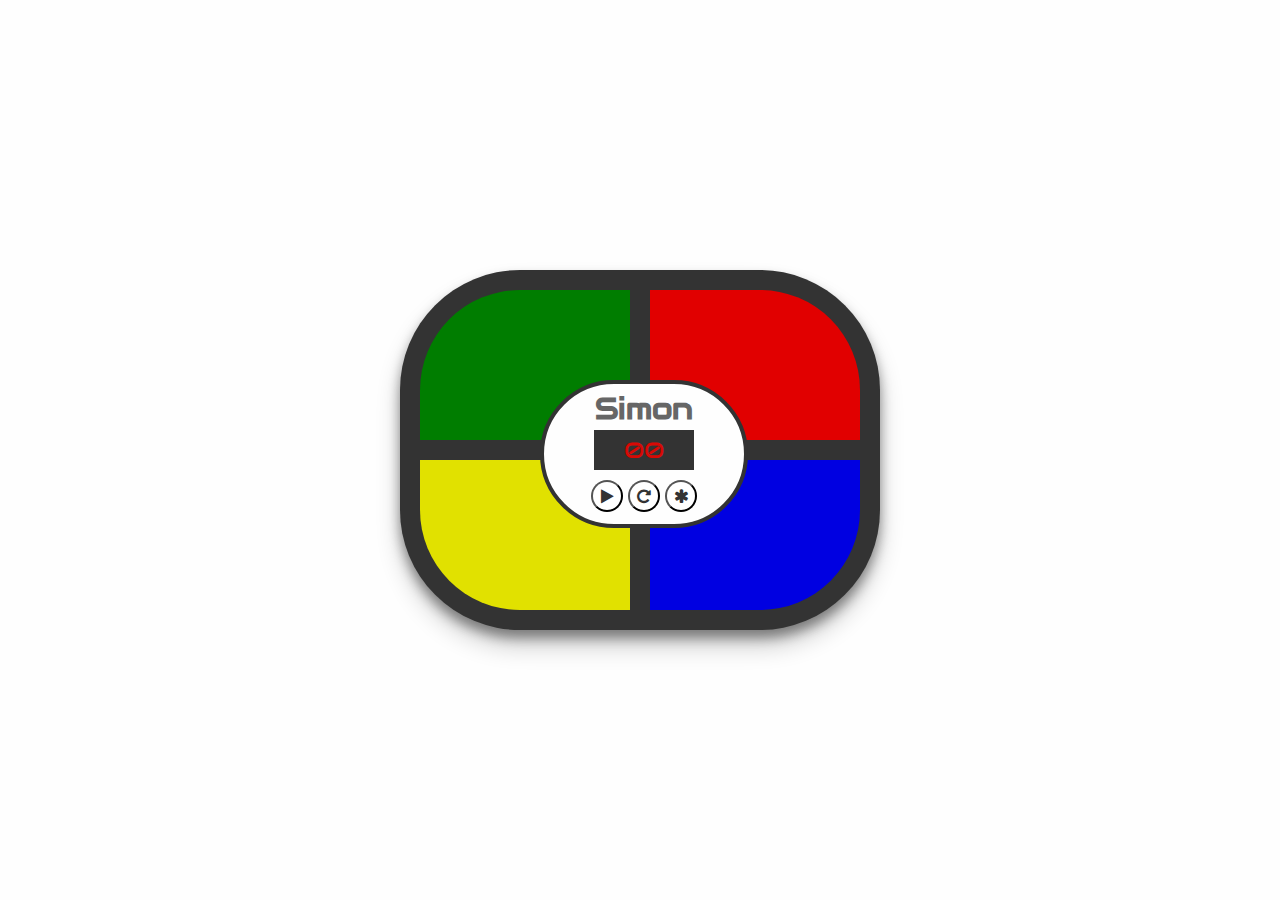
<file: 09-simon-game/index.html>
<!DOCTYPE html>
<html lang="en">
<head>
    <meta charset="utf-8">
    <meta http-equiv="X-UA-Compatible" content="IE=edge">
    <meta name="viewport" content="width=device-width, initial-scale=1">
    <title>Simon</title>

    <!-- font awesome -->
    <link href="//netdna.bootstrapcdn.com/font-awesome/4.7.0/css/font-awesome.min.css" rel="stylesheet">
    <!--google font -->
    <link href="https://fonts.googleapis.com/css?family=Audiowide" rel="stylesheet">

    <link href="css/reset.css" rel="stylesheet">
    <link href="css/app.css" rel="stylesheet">

    <!--
        References
        [1] https://codeplanet.io/building-simon-says-javascript/
                https://github.com/kellyk/javascript-simon
        [2] https://medium.com/front-end-hacking/create-simon-game-in-javascript-d53b474a7416#.40erj3f56

    -->

</head>
<body>

    <div id="app">
        <div class="row clearfix">
            <div id="green" class="panel" data-val="0"></div>
            <div id="red" class="panel" data-val="1"></div>
        </div>
        <div class="row clearfix">
            <div id="yellow" class="panel" data-val="2"></div>
            <div id="blue" class="panel" data-val="3"></div>
        </div>
        <div id="control-panel">
            <h1>Simon</h1>
            <div id="display">00</div>
            <div id="buttons" class="clearfix">
                <button id="start"><i class="fa fa-play"></i></button>
                <button id="reset"><i class="fa fa-repeat"></i></button>
                <button id="strict"><i class="fa fa-asterisk"></i></button>
            </div>
        </div>
    </div>

    <script src="js/app.js"></script>
</body>
</html>
</file>
<file: 01-tribute-page/css/application.css>
body, html {
    height: 100%;
    font-family: 'PT Sans', sans-serif;
    overflow-x: hidden;
    background-color: #f2f2f2;
}

.parallax-bg {
    position: relative;
    height: 60vh;
    background-attachment: fixed;
    background-position: center center;
    background-size: cover;
    overflow: hidden;
}

.parallax-bg.mountain {
    background-image: url("../imgs/everest.jpg");
}

.parallax-bg.portrait {
    background-image: url("../imgs/edmund-hillary.jpg");
}

.overlay {
    position: relative;
    background-image: url("../imgs/bg-overlay.png");
    background-repeat: repeat;
    background-position: 0% 0%;
    background-attachment: fixed;
    height: 100%;
}

.tagline {
    width: 100%;
    position: absolute;
    top: 50%;
    color: #ffffff;
    margin-top: -61px;
    text-align: center;
    font-style: italic;
    text-shadow: 2px 1px 1px rgba(0,0,0,0.5);
}

.tagline .wrap,
.more-info {
    text-align: center;
}

.tagline h1,
.tagline h2 {
    background-color: rgba(0,0,0,0.5);
    padding: 10px 20px;
}

.tagline h1 {
    max-width: 320px;
    margin: 0 auto 20px;
    font-size: 32px;
}

.tagline h2 {
    max-width: 590px;
    font-size: 22px;
    margin: 0 auto;
}

.photo-credit {
    color: #ffffff;
    display: block;
    text-align: center;
    position: absolute;
    left: 50%;
    bottom: 20px;
    font-size: 1.2rem;
    text-decoration: none;
    width: 200px;
    margin-left: -100px;
}

.wrapper {
    position: relative;
}

.content {
    margin: 0 auto;
    float: none;
    font-size: 18px;
}

.content .wrap {
    margin: 40px;
}

.list-title {
    text-align: center;

}

ol li {
    list-style-type: none;
    margin-bottom: 10px;
}

ol li span {
    color: #2b669a;
    display: inline-block;
    margin-right: 10px;
}

/* Bootstrap 'fixes' */
.container-fluid {
    padding-right: 0px;
    padding-left: 0px;
}

.row {

}
</file>
<file: 02-random-quote-generator/css/application.css>
html {
}

body {
    background-color: #f2f2f2;
    font-family: 'Raleway', sans-serif;
    text-shadow: #fff 0 1px 0;
    position: absolute;
    top: 0;
    right: 0;
    bottom: 0;
    left: 0;
}

.page-title {
    position: absolute;
    top: 50%;
    left: 50%;
    display: inline-block;
    margin-top: -280px;
    margin-left: -175px;
    font-weight: 300;
    font-size: 46px;
}


.wrapper {
    background-color: #ffffff;
    position: absolute;
    top: 50%;
    left: 50%;
    width: 680px;
    padding: 40px;
    margin: -190px 0 0 -340px;
}

.quote-block {
    height: 220px;
    overflow: hidden;
    margin-bottom: 20px;
}

.button-wrap {
    overflow: hidden;
}


.avatar {
    float: left;
    width: 100px;
    height: 100px;
    background-position: center;
    background-repeat: no-repeat;
    background-size: cover;
    border: 5px solid #ffffff;
    -webkit-box-shadow: 1px 1px 12px 2px #cccccc;
    -moz-box-shadow: 1px 1px 12px 2px #cccccc;
    box-shadow: 1px 1px 12px 2px #cccccc;
}

.quote {
    float: right;
    width: 460px;
    text-shadow: 1px 0 1px #cccccc;
}

.quote p {
    padding: 10px 20px 0 40px;
    font-size: 20px;
    font-weight: 500;
}

.quote cite {
    display: inline-block;
    width: 100%;
    font-size: 18px;
    font-style: normal;
    font-weight: 300;
    padding-left: 40px;
}

.quote i {
    font-size: 26px;
}

.quote .fa-quote-right {
    float: right;
}

.twitter-button {
    float: left;
}

.twitter-button a,
.quote-button {
    display: inline-block;
    background-color: #666666;
}

.twitter-button a{
    padding: 12px 14px;
}

.twitter-button .fa {
    display: inline-block;
    font-size: 22px;
    color: #ffffff;
}


.quote-button {
    float: right;
    color: #ffffff;
    height: 47px;
    line-height: 47px;
    padding: 0 14px;
}

.quote-button:focus,
.quote-button:hover,
.quote-button:active,
.twitter-button a:focus,
.twitter-button a:hover,
.twitter-button a:active{
    background-color: #444444;
    cursor: pointer;
}
</file>
<file: 04-wikipedia-viewer/css/application.css>
html, body {
    height: 100%;
}

body * {
    font-family: 'Roboto Condensed', 'Helvetica', 'Arial', sans-serif;
    color: #666666;
}


.page-title {
    text-align: center;
}

.container-fluid {
    height: 100%;
    overflow: auto;
}

.content {
    max-width: 920px;
    margin-bottom: 40px;
}

.page-title {
    margin: 40px 0;
}

.form-control {
    background-color: transparent;
}

#search-field,
#search-results li.result {
    padding: 3px;
    border: solid 2px #E4E4E4;
    -moz-border-radius: 6px;
    -webkit-border-radius: 6px;
    border-radius: 6px;
    margin-bottom: 40px;
}



#search-field input{
    border: 0;
    box-shadow: none;
}

#search-field button{
    margin: 2px 0 0 0;
    background: none;
    box-shadow: none;
    border: 0;
    color: #666666;
    padding: 0 8px 0 10px;
    border-left: solid 1px #ccc;
}

#search-field button:hover,
#search-field button a:hover,
#search-field i.result:hover {
    color: #000000;
}

#search-field button a:hover {
    text-decoration: none;
}

#search-results {
    list-style-type: none;
    padding-left: 0;
}

#search-results li.result {
    margin-bottom: 20px;
}

#search-results li.result a:focus,
#search-results li.result a:hover,
#search-results li.result a:active {
    display: inline-block;
    background-color: #f6f6f6;
    text-decoration: none;
}


#search-results h3,
#search-results p {
    padding-left: 14px;
    padding-right: 14px;
}

#search-results h3 {
    margin-top: 0;
    margin-bottom: 0;
    font-size: 22px;
    padding-top: 14px;
}

#search-results p {
    font-weight: 300;
    font-size: 16px;
    margin-bottom: 0;
    padding-bottom: 14px;
}

#search-results .load-more {
    margin: 40px 0;
}

#search-results .load-more p {
    text-align: center;
    font-size: 24px;
    font-weight: 400;
    padding: 14px 0;
}

.no-match {
    padding-left: 18px;
}

.no-match li {
    padding-bottom: 8px;
}

.no-match .query {
    display: inline-block;
    color: #1b6d85;
}

.error h4 {
    text-align: center;
}

/* Fixes */
/* Extra small devices (phones, less than 768px) */
/* No media query since this is the default in Bootstrap */

/* Small devices (tablets, 768px and up) */
@media (min-width: 768px) {

}

/* Medium devices (desktops, 992px and up) */
@media (min-width: 992px) {

}

/* Large devices (large desktops, 1200px and up) */
@media (min-width: 1200px) {

}

.clearfix:before,
.clearfix:after {
    content: "";
    display: table;
}

.clearfix:after {
    clear: both;
}

.clearfix {
    zoom: 1; /* ie 6/7 */
}
</file>
<file: 05-twitch-tv/css/application.css>
html, body {
    height: 100%;
}

body * {
    font-family: 'Roboto Condensed', 'Helvetica', 'Arial', sans-serif;
    color: #666666;
}

.container-fluid {
    background-color: #9acfea;
    height: 100%;
    overflow: auto;
}

.content {
    margin: 80px auto;
    float: none;
    min-width: 600px;
    max-width: 760px;
    padding: 40px;
    background: #ffffff;
}

.page-title {
    text-align: center;
}

#streams {
    list-style-type: none;
    padding-left: 0;
}

.input-group {
    width: 100%;
}

#search-field {
    margin-bottom: 40px;
}

.input-group .form-control:last-child {
    border-radius: 28px;
    padding-left: 46px;
}

.input-group .fa-search {
    position: relative;
    top: 34px;
    z-index: 10;
    left: 16px;
    font-size: 18px;
}

.stream {
    margin-bottom: 20px;
    border: 1px solid #ccc;
    border-radius: 68px;
}

.stream a {
    padding: 8px;
    display: block;
}

.stream.online:hover,
.stream.offline:hover {
    border-color: #66afe9;
    outline: 0;
    -webkit-box-shadow: inset 0 1px 1px rgba(0,0,0,.075), 0 0 8px rgba(102, 175, 233, .6);
    box-shadow: inset 0 1px 1px rgba(0,0,0,.075), 0 0 8px rgba(102, 175, 233, .6);
}

.stream.online .status {
    color: red;
}

.stream.closed:hover a {
    cursor: default;
}

.stream img{
    width: 80px;
}

.stream .outer-wrap {
    width: 82%;
    left: 18%;
}

.stream .outer-wrap .wrap {
    width: 80%;
}

.stream .outer-wrap .status {
    width: 15%;
    right: 0;
    font-size: 18px;
}

.stream h3,
.stream p {
    margin: 0;
}





/* Fixes */
/* Extra small devices (phones, less than 768px) */
/* No media query since this is the default in Bootstrap */

/* Small devices (tablets, 768px and up) */
@media (min-width: 768px) {
    .content {

    }
}

/* Medium devices (desktops, 992px and up) */
@media (min-width: 992px) {
}

/* Large devices (large desktops, 1200px and up) */
@media (min-width: 1200px) {

}

/* Helper classes */

.pull-left {
    float: left !important;
}
.pull-right {
    float: right !important;
}

.show {
    display: block !important;
}
.hidden {
    display: none !important;
}
.invisible {
    visibility: hidden;
}

.clearfix:before,
.clearfix:after {
    content: "";
    display: table;
}

.clearfix:after {
    clear: both;
}

.clearfix {
    zoom: 1; /* ie 6/7 */
}

.center-parent {
    position: relative;
}

.center-child {
    position: absolute;
    top: 50%;
    transform: translateY(-50%);
}
</file>
<file: 07-pomodoro-clock-app/css/app.css>
/*
    Colour Palette

    page background: #FFFFFF
    primary background: #282C31
    secondary background : #FE4037
    footer background: #2F353E
    primary text: #FFFFFF
    secondary text: #E2E2E2
    tertiary text: #6C7074
 */

/* App styles */

body * {
    font-family: 'Roboto Condensed', 'Helvetica', 'Arial', sans-serif;
    color: #FFFFFF;
}

#countdown-timer,
#session-display,
#break-display {
    font-family: 'Roboto Mono', monospace;
}

body {
    background-color: #FFFFFF;
    position: absolute;
    top: 0;
    right: 0;
    bottom: 0;
    left: 0;
}

#app {
    height: 560px;
    width: 320px;
    position: absolute;
    top: 50%;
    left: 50%;
    margin-top: -280px;
    margin-left: -160px;
    background-color: #282C31;
    box-shadow: 0 8px 12px 0 rgba(0, 0, 0, 0.8), 0 16px 24px 0 rgba(0, 0, 0, 0.2);
}

#header,
#start {
    width: 100%;
    height: 60px;
}

#header {
    background-color: #FE4037;
}


#header h1 {
    text-align: center;
    line-height: 60px;
    height: 60px;
    font-size: 20px;
    font-weight: 400;
}

#panel {
    height: 100px;
    background-color: #2F353E;
}

#timer {
    width: 100%;
    height: 340px;
    position: absolute;
    top: 160px;
}

#default-bar,
#progress-bar {
    position: absolute;
    top: 50%;
    left: 50%;
    margin-left: -100px;
    margin-top: -100px;
}

#countdown-timer {
    position: absolute;
    top: 50%;
    left: 50%;
    height: 60px;
    line-height: 60px;
    font-size: 40px;
    width: 120px;
    text-align: center;
    margin-top: -30px;
    margin-left: -60px;
}

.controller {
    width: 50%;
}

.controller .wrap {
    padding: 20px 0;
    text-align: center;
}

.controller button.spinner {
    display: inline-block;
    height: 40px;
    width: 40px;
    line-height: 40px;
    font-size: 26px;
    background-color: transparent;
    padding: 0;
    border: none;
}


.controller .title {
    font-size: 13px;
    margin-bottom: 4px;
}

.controller .value {
    font-size: 22px;
}

.controller .units {
    display: inline-block;
    font-size: 16px;
}

#break {
    display: none;
    position: absolute;
    bottom: 0;
    margin-bottom: 30px;
    text-align: center;
    width: 100%;
}

#start {
    background-color: #2F353E;
    position: absolute;
    bottom: 0;
    line-height: 60px;
    text-align: center;
    cursor: pointer;
}

/* Helper classes */

.pull-left {
    float: left !important;
}
.pull-right {
    float: right !important;
}

.show {
    display: block !important;
}
.hidden {
    display: none !important;
}
.invisible {
    visibility: hidden;
}

.clearfix:before,
.clearfix:after {
    content: "";
    display: table;
}

.clearfix:after {
    clear: both;
}

.clearfix {
    zoom: 1; /* ie 6/7 */
}
.center-parent {
    position: relative;
}

.center-child {
    position: absolute;
    top: 50%;
    transform: translateY(-50%);
}
</file>
<file: 08-tic-tac-toe-app/css/app.css>
/*
    Colour Palette
    background: #455A64
    circles #009688
    joomla: #FF9800
    drupal: #2196F3
 */


body * {
    font-family: 'Open Sans', 'Helvetica', 'Arial', sans-serif;
    color: #666666;
}


body {
    /*background-color: #455A64;*/
    background-color: #FEFEFE;
    position: absolute;
    top: 0;
    right: 0;
    bottom: 0;
    left: 0;
}

#board {
    position: absolute;
    width: 380px;
    height: 380px;
    left: 50%;
    top: 50%;
    margin-top: -190px;
    margin-left: -190px;
}

#grid {
    width: 380px;
    height: 380px;
}


.modal {
    position: fixed;
    top: 50%;
    left: 50%;
    margin-left: -120px;
    width: 240px;
    height: 200px;
    z-index: 100;
    visibility: hidden;
    background-color: #FEFEFE;
    /*background-color: #455A64;*/
    -webkit-backface-visibility: hidden;
    -moz-backface-visibility: hidden;
    backface-visibility: hidden;
    -webkit-transform: translateX(-50%) translateY(-50%);
    -moz-transform: translateX(-50%) translateY(-50%);
    -ms-transform: translateX(-50%) translateY(-50%);
    transform: translateX(-50%) translateY(-50%);
}


.overlay {
    position: fixed;
    width: 100%;
    height: 100%;
    visibility: hidden;
    top: 0;
    left: 0;
    z-index: 10;
    opacity: 0;
    background-color: rgb(0,0,0);
    background-color: rgba(0,0,0,0.6);
    -webkit-transition: all 0.3s;
    -moz-transition: all 0.3s;
    transition: all 0.3s;
}

.show-modal {
    visibility: visible;
}

.show-modal ~ .overlay {
    opacity: 1;
    visibility: visible;
}


.show-modal.bottom,
.show-modal.top {
    -webkit-transform: translateY(0);
    -moz-transform: translateY(0);
    -ms-transform: translateY(0);
    transform: translateY(0);
    border-radius: 0 0 3px 3px;
    opacity: 1;
    margin-top: -100px; /* height: 200px */
}

.show-modal.top {
    top: 50%;
}


.top {
    top: 0;
    -webkit-transform: translateY(-200%);
    -moz-transform: translateY(-200%);
    -ms-transform: translateY(-200%);
    transform: translateY(-200%);
    -webkit-transition: all .3s;
    -moz-transition: all .3s;
    transition: all .3s;
    opacity: 0;
}

.bottom {
    -webkit-transform: translateY(20%);
    -moz-transform: translateY(20%);
    -ms-transform: translateY(20%);
    transform: translateY(20%);
    opacity: 0;
    -webkit-transition: all 0.3s;
    -moz-transition: all 0.3s;
    transition: all 0.3s;
}



.top .message {
    height: 40px;
    line-height: 40px;
    font-size: 40px;
    margin-bottom: 30px;
}

.top .action {

}


.bottom .message {
    margin-bottom: 40px;
}

.bottom span {
    display: block;
    height: 20px;
    line-height: 20px;
}

.bottom .action {
    padding: 20px;
    width: 100px;
    margin: 0 auto;
    background-color: #f0f0f0;
    cursor: pointer;
}

.bottom .action:hover {
    background-color: #f5f5f5;
}

.modal-content {
    padding: 32px 20px;
    width: 200px;
    text-align: center;
}

.fa {
    width: 60px;
    height: 60px;
    font-size: 60px;
    line-height: 60px;
    text-align: center;
    cursor: pointer;

}

.fa-meetup {
    color: #CD1837;
}

.fa-joomla {
    color: #FF9800;
}

.top .fa-meetup {
    margin-left: 14px;
}
.top .fa-meetup:hover {
    color: #ee1837;
}

.top .fa-joomla {
    margin-right: 8px;
}

.top .fa-joomla:hover {
    color: #FFAE0C;
}


.row {

}

.circle {
    float: left;
    width: 120px;
    height: 120px;
    -webkit-border-radius: 60px;
    -moz-border-radius: 60px;
    border-radius: 60px;
    border: 2px solid #009688;
}

.circle i {
    line-height: 120px;
    text-align: center;
    width: 120px;
    height: 120px;
    font-size: 80px
}

.zero,
.one,
.three,
.four,
.six,
.seven {
    margin: 0 4px 4px 0;
}




/* Helper classes */

.pull-left {
    float: left !important;
}
.pull-right {
    float: right !important;
}

.show {
    display: block !important;
}
.hidden {
    display: none !important;
}
.invisible {
    visibility: hidden;
}

.clearfix:before,
.clearfix:after {
    content: "";
    display: table;
}

.clearfix:after {
    clear: both;
}

.clearfix {
    zoom: 1; /* ie 6/7 */
}
.center-parent {
    position: relative;
}

.center-child {
    position: absolute;
    top: 50%;
    transform: translateY(-50%);
}
</file>
<file: 09-simon-game/css/app.css>
/*
    Colour Palette
    background:
    circles
    joomla:
    drupal:
 */


body * {
    font-family: 'Audiowide', cursive, sans-serif;
    color: #666666;
}


body {

    background-color: #FEFEFE;
    position: absolute;
    top: 0;
    right: 0;
    bottom: 0;
    left: 0;
}

#app,
#control-panel {
    position: absolute;
    left: 50%;
    top: 50%;
    border-radius: 120px;
}


#app {
    height: 360px;
    width: 480px;
    margin: -180px 0 0 -240px;
    background-color: #333333;
    box-shadow: 0 8px 12px 0 rgba(0, 0, 0, 0.4), 0 16px 24px 0 rgba(0, 0, 0, 0.2);
}

#control-panel {
    height: 140px;
    width: 200px;
    margin: -70px 0 0 -100px;
    text-align: center;
    background-color: #FEFEFE;
    border: 4px solid #333333;
}

#control-panel h1 {
    margin: 14px 0 10px;
    font-size: 30px;
    height: 22px;
    line-height: 22px;
    text-align: center;
    width: 100%;
}

#display {
    height: 40px;
    line-height: 40px;
    width: 50%;
    margin: 0 auto 10px;
    background: #333333;
    color: #d70905;
    font-size: 22px;

}

#buttons i {
    width: 20px;
    height: 20px;
    line-height: 20px;
    font-size: 16px;
    color: #333333;
}

button {
    padding: 4px;
    border-radius: 16px;
    background-color: #FFFFFF;
}

button:focus {
    outline: none;
}

/* color panels */
.panel {
    width: 210px;
    height: 150px;
    float: left;
}

#green.panel {
    background-color: #007d00;
    border-top-left-radius: 100px;
    margin: 20px 10px 10px 20px;
}

#red.panel {
    background-color: #e10000;
    border-top-right-radius: 100px;
    margin: 20px 20px 10px 10px;
}

#blue.panel {
    background-color: #0000e1;
    border-bottom-right-radius: 100px;
    margin: 10px 20px 20px 10px;
}

#yellow.panel {
    background-color: #e1e100;
    border-bottom-left-radius: 100px;
    margin: 10px 10px 20px 20px;
}


/*#green.panel:hover {*/
    /*background-color: #009b00;*/
/*}*/

/*#red.panel:hover {*/
    /*background-color: #ff0000;*/
/*}*/

/*#blue.panel:hover {*/
    /*background-color: #0000ff;*/
/*}*/

/*#yellow.panel:hover {*/
    /*background-color: #ffff00;*/
/*}*/



/* Helper classes */

.pull-left {
    float: left !important;
}
.pull-right {
    float: right !important;
}

.show {
    display: block !important;
}
.hidden {
    display: none !important;
}
.invisible {
    visibility: hidden;
}

.clearfix:before,
.clearfix:after {
    content: "";
    display: table;
}

.clearfix:after {
    clear: both;
}

.clearfix {
    zoom: 1; /* ie 6/7 */
}
.center-parent {
    position: relative;
}

.center-child {
    position: absolute;
    top: 50%;
    transform: translateY(-50%);
}
</file>
